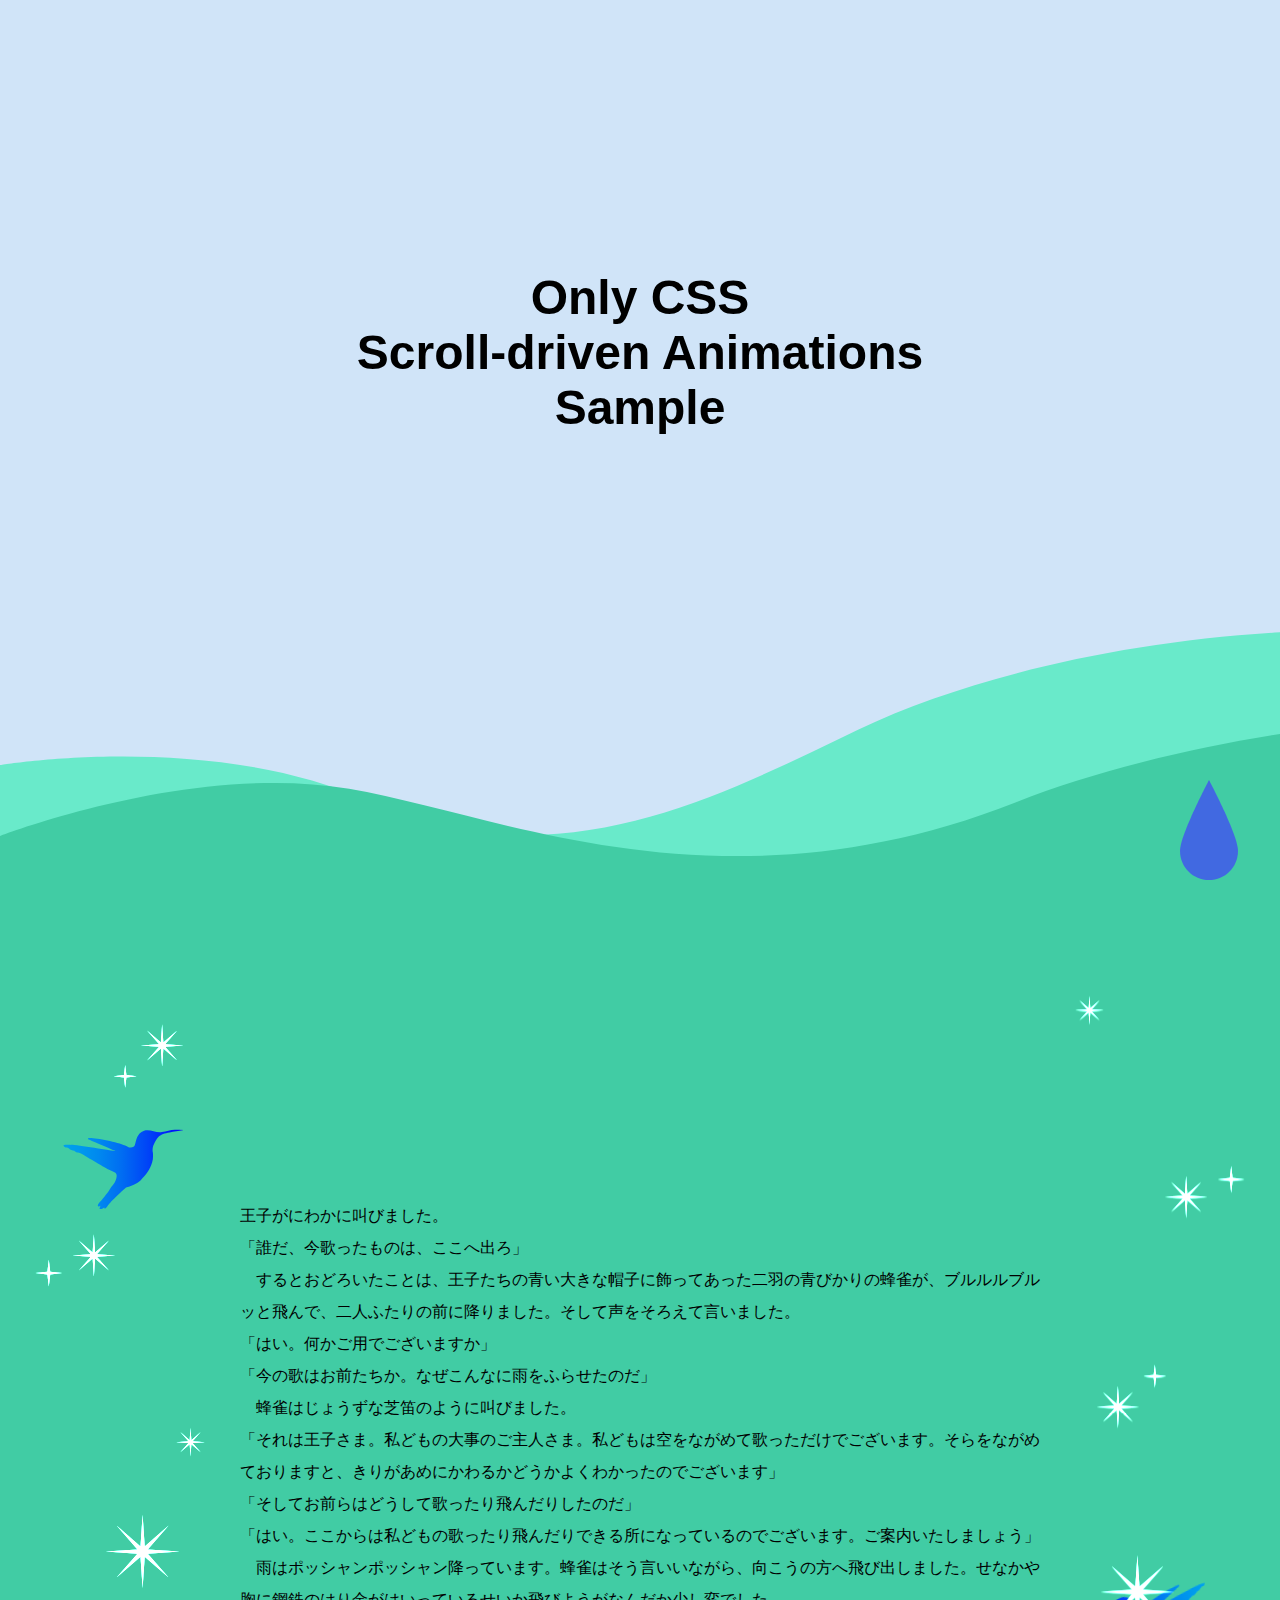
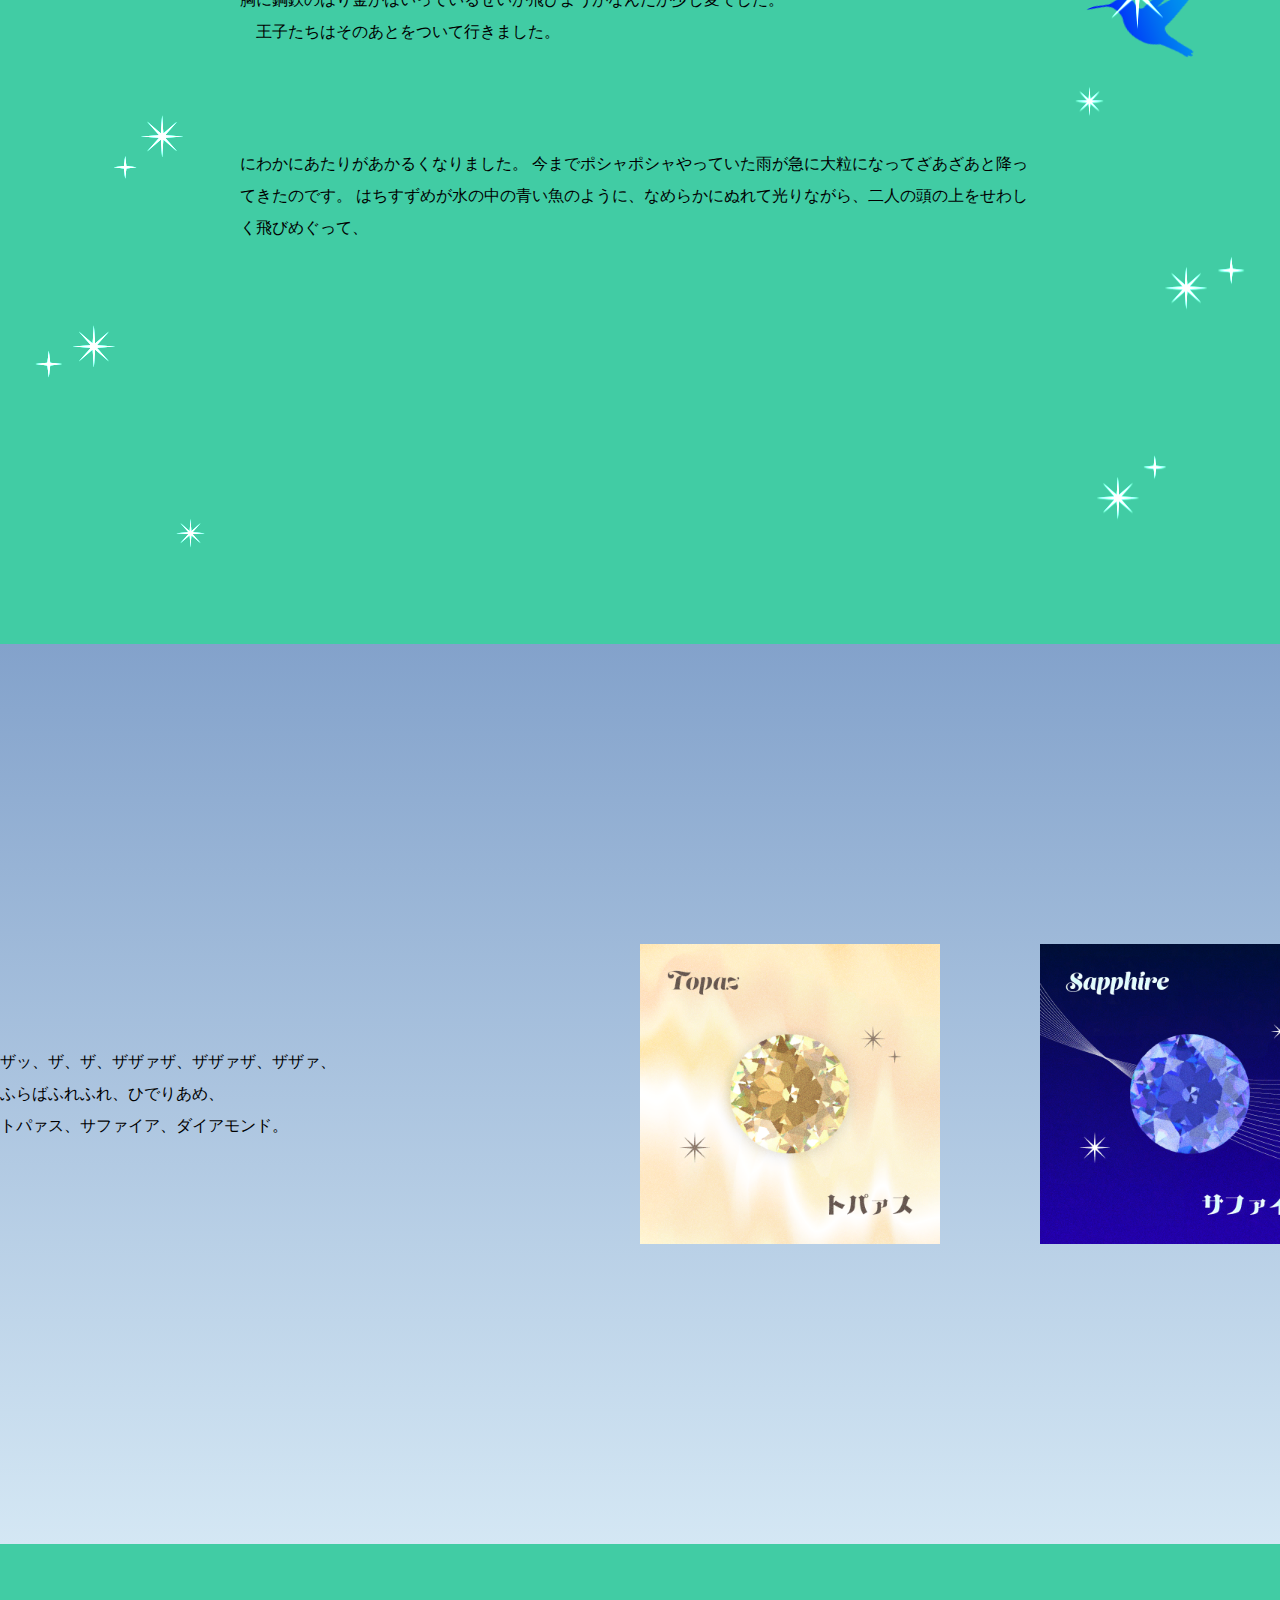
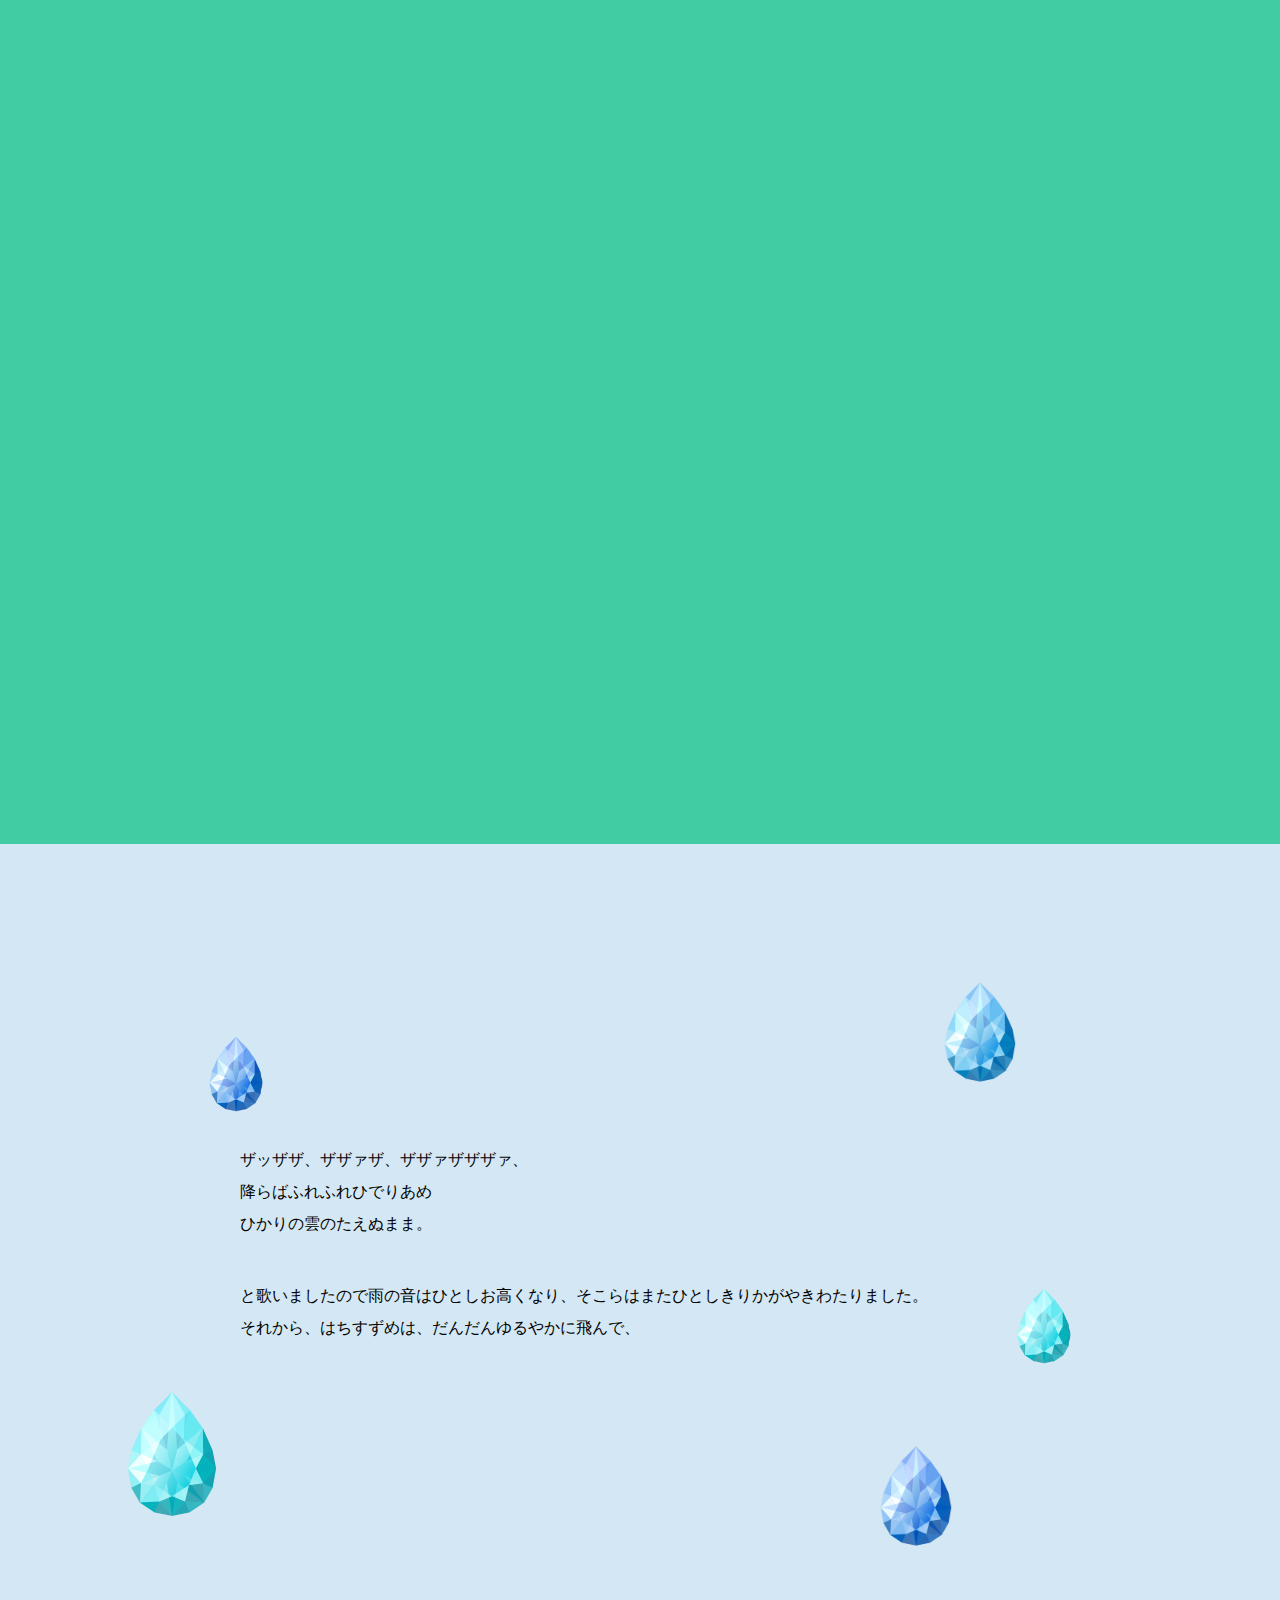
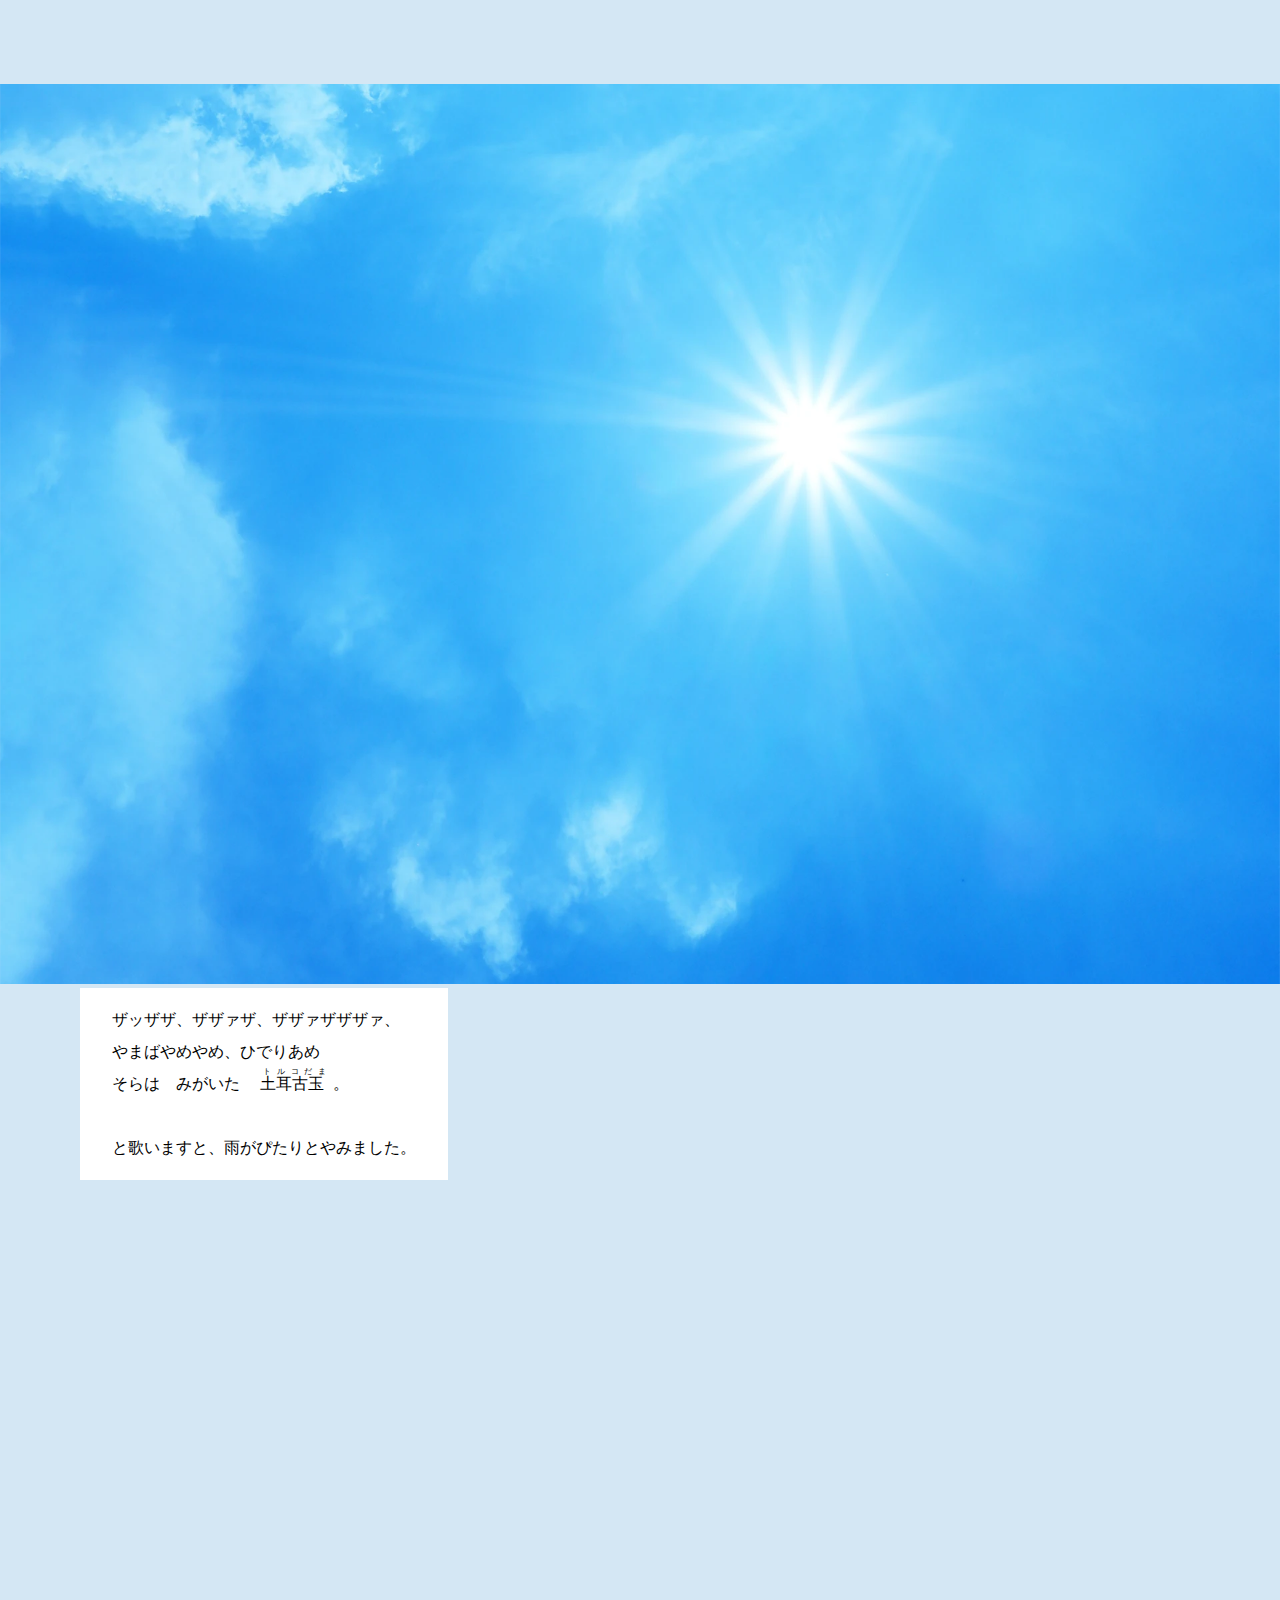
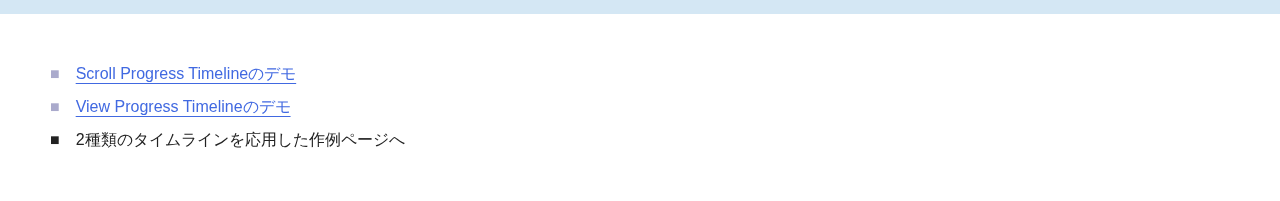
<file: index.html>
<!DOCTYPE html>
<html lang="ja">
<head>
  <meta charset="UTF-8">
  <meta name="viewport" content="width=device-width, initial-scale=1">
  <title>Scroll-driven Animationsのデモ</title>
  <link rel="stylesheet" href="./style/base.css">
  <link rel="stylesheet" href="./style/style.css">
</head>

<body>
<div class="drop"><span class="drop_inner"></span></div>

<div class="hero">
  <p class="mobileAlert">PCサイズ画面での閲覧推奨です。<br>画面幅が小さいと、若干見づらいところがあると思います。ご了承ください。</p>

  <h1 class="hero_title">Only CSS<br>Scroll-driven Animations<br>Sample</h1>
  <div class="hero_layer hero_layer__back"></div>
  <div class="hero_layer hero_layer__front"></div>
</div>

<div class="wrapper">
  <section class="sectionBird">
    <p>
      王子がにわかに叫びました。<br>
      「誰だ、今歌ったものは、ここへ出ろ」<br>
      　するとおどろいたことは、王子たちの青い大きな帽子に飾ってあった二羽の青びかりの蜂雀が、ブルルルブルッと飛んで、二人ふたりの前に降りました。そして声をそろえて言いました。<br>
      「はい。何かご用でございますか」<br>
      「今の歌はお前たちか。なぜこんなに雨をふらせたのだ」<br>
      　蜂雀はじょうずな芝笛のように叫びました。<br>
      「それは王子さま。私どもの大事のご主人さま。私どもは空をながめて歌っただけでございます。そらをながめておりますと、きりがあめにかわるかどうかよくわかったのでございます」<br>
      「そしてお前らはどうして歌ったり飛んだりしたのだ」<br>
      「はい。ここからは私どもの歌ったり飛んだりできる所になっているのでございます。ご案内いたしましょう」<br>
      　雨はポッシャンポッシャン降っています。蜂雀はそう言いいながら、向こうの方へ飛び出しました。せなかや胸に鋼鉄のはり金がはいっているせいか飛びようがなんだか少し変でした。<br>
      　王子たちはそのあとをついて行きました。
    </p>
    <p>
      にわかにあたりがあかるくなりました。
      今までポシャポシャやっていた雨が急に大粒になってざあざあと降ってきたのです。
      はちすずめが水の中の青い魚のように、なめらかにぬれて光りながら、二人の頭の上をせわしく飛びめぐって、
    </p>
    <img class="bird" src="./images/hummingbird.svg" alt="" width="120" height="80">
    <img class="bird bird__reverse" src="./images/hummingbird.svg" alt="" width="120" height="80">
  </section>

  <section class="sectionPin pin">
    <div class="pin_sticky">
      <div class="pin_wrapper">
        <p class="pin_text">
          ザッ、ザ、ザ、ザザァザ、ザザァザ、ザザァ、<br/>
          ふらばふれふれ、ひでりあめ、<br/>
          トパァス、サファイア、ダイアモンド。
        </p>
        <img class="image" src="./images/topaz.webp" alt="トパァス" width="300" height="300">
        <img class="image image__2" src="./images/sapphire.webp" alt="サファイア" width="300" height="300">
        <img class="image image__3" src="./images/diamond.webp" alt="ダイアモンド" width="300" height="300">
      </div>
    </div>
  </section>

  <section class="sectionDrop">
    <p>
      ザッザザ、ザザァザ、ザザァザザザァ、<br>
      降らばふれふれひでりあめ<br>
      ひかりの雲のたえぬまま。
    </p>
    <p>
      と歌いましたので雨の音はひとしお高くなり、そこらはまたひとしきりかがやきわたりました。<br>
      それから、はちすずめは、だんだんゆるやかに飛んで、
    </p>
    <div class="dropGem dropGem__1 dropGem__blue1 dropGem__small"></div>
    <div class="dropGem dropGem__2 dropGem__blue3"></div>
    <div class="dropGem dropGem__3 dropGem__blue2 dropGem__medium"></div>
    <div class="dropGem dropGem__4 dropGem__blue3 dropGem__small"></div>
    <div class="dropGem dropGem__5 dropGem__blue1  dropGem__medium"></div>
  </section>

  <section class="sectionSky sky">
    <img class="sky_image" src="./images/sky.webp" alt="" width="1920" height="1920">
    <p class="sky_text">
      ザッザザ、ザザァザ、ザザァザザザァ、<br>
      やまばやめやめ、ひでりあめ<br>
      そらは　みがいた　
      <ruby>土耳古玉
        <rt>トルコだま</rt>
      </ruby>
      。
    </p>
    <p class="sky_text">と歌いますと、雨がぴたりとやみました。</p>
  </section>
</div>

<nav class="navigation">
  <ul>
    <li><span>■</span><a href="./index-scroll.html">Scroll Progress Timelineのデモ</a></li>
    <li><span>■</span><a href="./index-view.html">View Progress Timelineのデモ</a></li>
    <li class="navigation_currentPage"><span>■</span>2種類のタイムラインを応用した作例ページへ</li>
  </ul>
</nav>
</body>
</html>
</file>
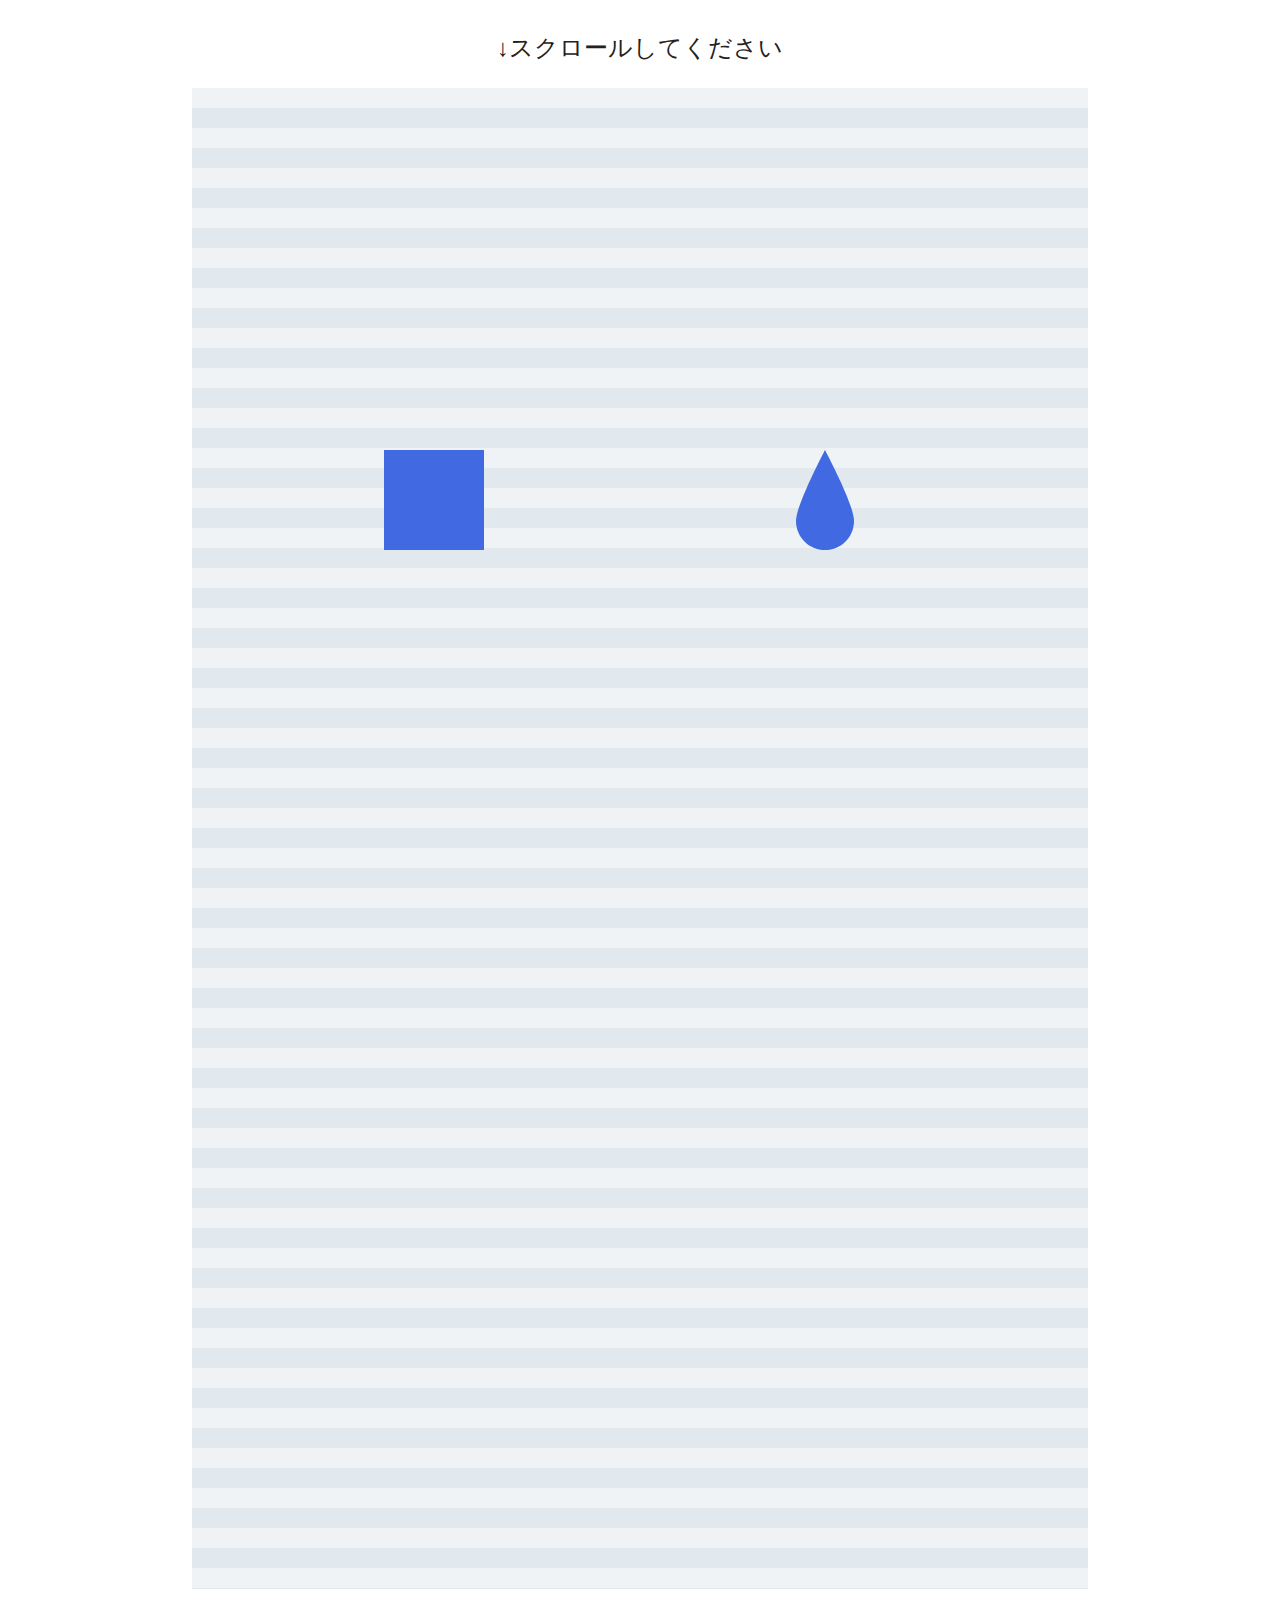
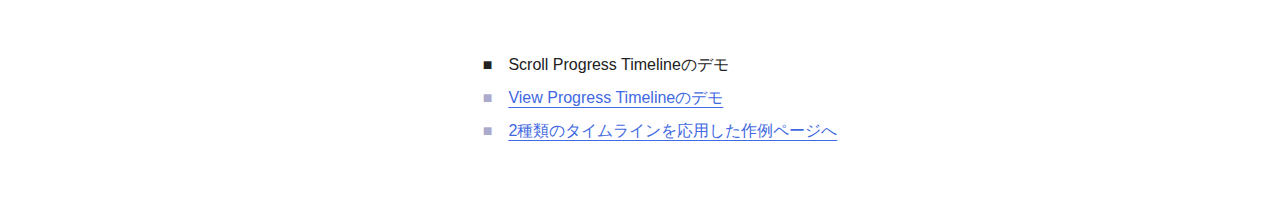
<file: index-scroll.html>
<!DOCTYPE html>
<html lang="ja">
<head>
  <meta charset="UTF-8">
  <meta name="viewport" content="width=device-width, initial-scale=1">
  <title>Scroll Progress Timelineのデモ</title>
  <link rel="stylesheet" href="./style/base.css">
  <style>
    body {
      height: 200vh; /* スクロールが発生するよう適当な高さを確保 */
      display: flex;
      flex-direction: column;
      align-items: center;
    }

    .skeleton {
      height: 85%;
      width: 70vw;
      background-image: repeating-linear-gradient(#eff3f6, #eff3f6 20px, #e1e9ef 20px, #e1e9ef 40px);
    }

    /* 垂直方向にスケールを変えるキーフレーム */
    @keyframes grow-progress {
      from {
        scale: 1 0;
      }
      to {
        scale: 1 1;
      }
    }

    .animationElement {
      /* スタイリング */
      position: fixed;
      top: 50%;
      left: 30%;
      width: 100px;
      height: 100px;
      background: royalblue;
      transform-origin: bottom; /* 下部を変形の基準にしておく */

      /* スクロールアニメーションの設定 */
      animation: grow-progress linear; /* アニメーションを指定。イージングはlinear */
      animation-timeline: scroll();
    }

    /* ------------ アレンジバージョン ------------ */
    .drop {
      position: fixed;
      top: 50%;
      right: 30%;
      width: 100px;
      height: 100px;
      background: white;

      /* 💧雫型のマスク */
      clip-path: path("m58,70.879c0,16.083-12.984,29.121-29,29.121S0,86.962,0,70.879,29,0,29,0c0,0,29,54.797,29,70.879Z");
    }

    .drop_inner {
      display: block;
      width: 100%;
      height: 100%;
      background: royalblue;
      transform-origin: bottom; /* 下部を変形の基準にする */
      animation: grow-progress linear;
      animation-timeline: scroll();
    }
  </style>
</head>
<body>
<p class="announceText">↓スクロールしてください</p>
<div class="skeleton"></div>

<div class="animationElement"></div>

<div class="drop"><span class="drop_inner"></span></div>

<nav class="navigation">
  <ul>
    <li class="navigation_currentPage"><span>■</span>Scroll Progress Timelineのデモ</li>
    <li><span>■</span><a href="./index-view.html">View Progress Timelineのデモ</a></li>
    <li><span>■</span><a href="./index.html">2種類のタイムラインを応用した作例ページへ</a></li>
  </ul>
</nav>
</body>
</html>
</file>
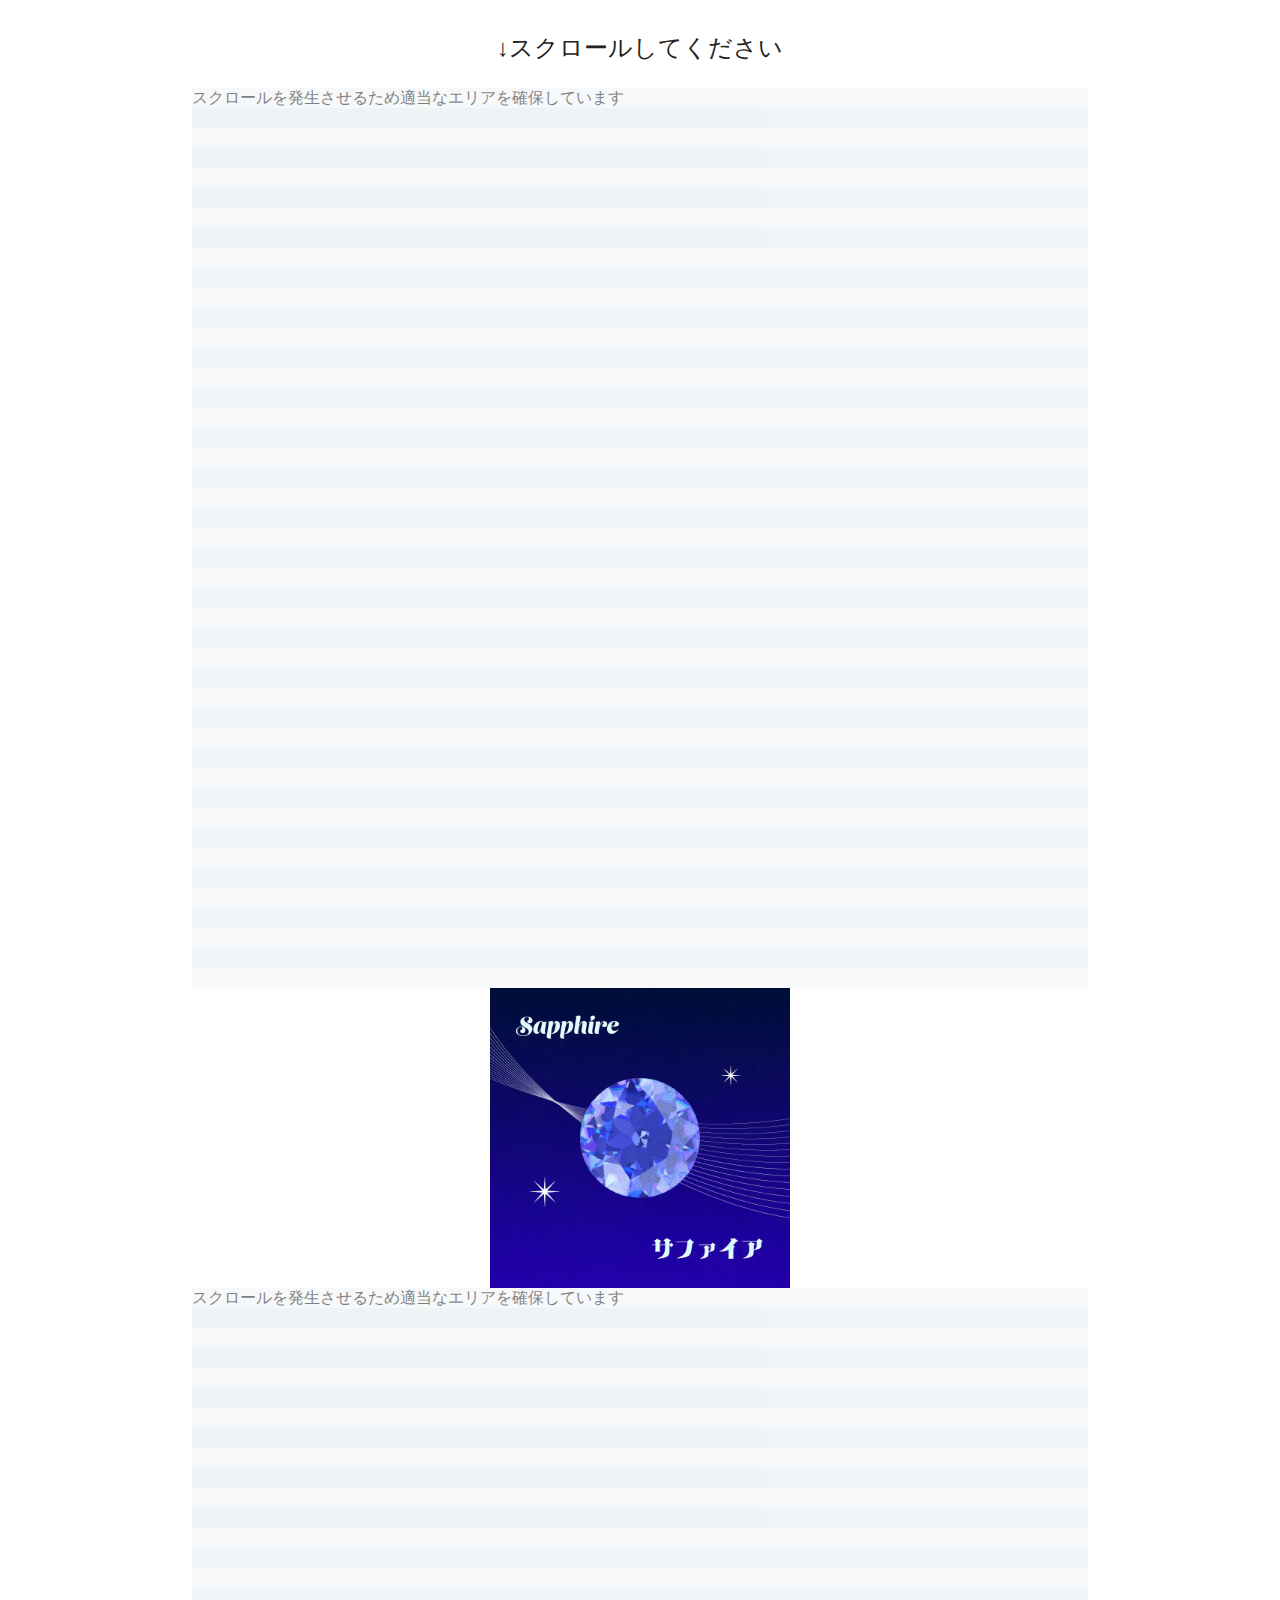
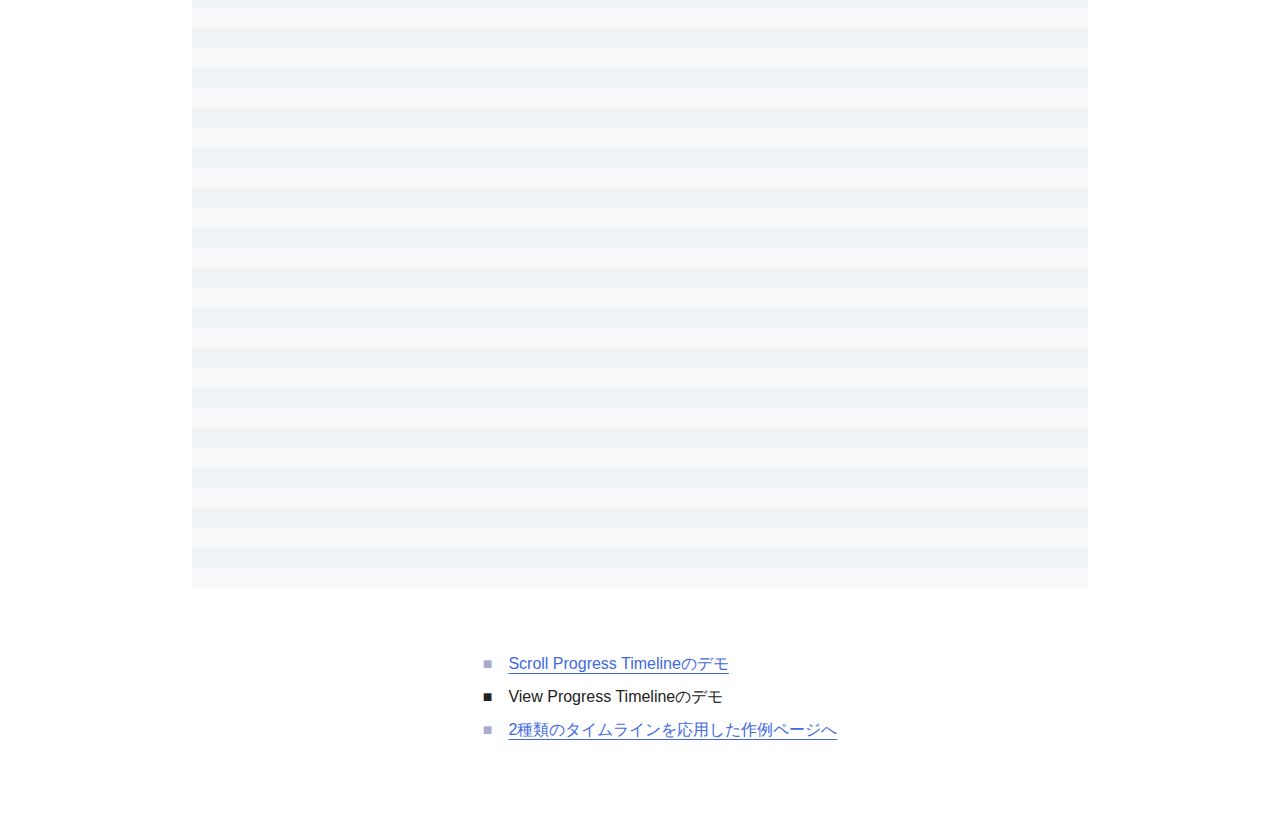
<file: index-view.html>
<!DOCTYPE html>
<html lang="ja">
<head>
  <meta charset="UTF-8">
  <meta name="viewport" content="width=device-width, initial-scale=1">
  <title>View Progress Timelineのデモ</title>
  <link rel="stylesheet" href="./style/base.css">
  <style>
    body {
      display: flex;
      flex-direction: column;
      align-items: center;
    }

    .skeleton {
      height: 100vh; /* スクロールが発生するよう適当な高さを確保 */
      width: 70vw;
      background-image: repeating-linear-gradient(#eff3f6, #eff3f6 20px, #e1e9ef 20px, #e1e9ef 40px);
      opacity: 0.5;
    }

    /* 円→（角丸四角形を経由）→正方形 にマスクの形状を変化させるキーフレーム */
    @keyframes reveal-image {
      from {
        clip-path: inset(30% round 20%);
      }
      to {
        clip-path: inset(0);
      }
    }

    .animationElement {
      /* スクロールアニメーションの設定 */
      animation: reveal-image linear both; /* アニメーションを指定。イージングはlinear。animation-fill-modeはboth */
      animation-timeline: view();
      animation-range: contain 0% contain 50%; /* 開始: 要素がビューポートに完全に入った時、終了: ビューポートの真ん中 */
      /* ↑ https://scroll-driven-animations.style/tools/view-timeline/ranges/#range-start-name=contain&range-start-percentage=0&range-end-name=contain&range-end-percentage=50&view-timeline-axis=block&view-timeline-inset=0&subject-size=smaller&subject-animation=scale-up&interactivity=clicktodrag&show-areas=yes&show-fromto=yes&show-labels=yes */
    }
  </style>
</head>

<body>
<p class="announceText">↓スクロールしてください</p>
<div class="skeleton">スクロールを発生させるため適当なエリアを確保しています</div>
<img class="animationElement" src="./images/sapphire.webp" alt="サファイア" width="300" height="300">
<div class="skeleton">スクロールを発生させるため適当なエリアを確保しています</div>

<nav class="navigation">
  <ul>
    <li><span>■</span><a href="./index-scroll.html">Scroll Progress Timelineのデモ</a></li>
    <li class="navigation_currentPage"><span>■</span>View Progress Timelineのデモ</li>
    <li><span>■</span><a href="./index.html">2種類のタイムラインを応用した作例ページへ</a></li>
  </ul>
</nav>

</body>
</html>
</file>
<file: style/base.css>
body {
  font-family: sans-serif;
}

/* デバイスのアニメーション機能をオフにしている場合は、アニメーションを再生しません */
/*
@media (prefers-reduced-motion: reduce) {
  *, *::before, *::after {
    animation: none !important;
  }
}
*/

.announceText {
  color: #222;
  font-size: 1.5rem;
}

/* ナビゲーションのスタイル */
.navigation {
  margin: 50px;
}

.navigation ul {
  list-style: none;
  color: #aac;
}

.navigation li {
  margin-bottom: 12px;
}

.navigation a {
  color: royalblue;
  text-underline-offset: 4px;
}

.navigation a:visited {
  color: #7050ff;
}

.navigation span {
  display: inline-block;
  margin-right: 16px;
}

.navigation_currentPage {
  color: #222;
}

.mobileAlert {
  display: none;
}
@media (max-width: 768px) {
  .mobileAlert {
    display: block;
    color: #ff2255;
    margin-bottom: 32px;
  }
}
</file>
<file: style/style.css>
* {
  box-sizing: border-box;
  padding: 0;
  margin: 0;
}

body {
  margin: 0;
  width: 100%;
}

p {
  line-height: 2;
}

/* ------------ 画面右下の雫 ------------ */
.drop {
  position: fixed;
  bottom: 20px;
  right: 0;
  z-index: 10;
  width: 100px;
  height: 100px;
  background: white;
  clip-path: path("m58,70.879c0,16.083-12.984,29.121-29,29.121S0,86.962,0,70.879,29,0,29,0c0,0,29,54.797,29,70.879Z");
}

.drop_inner {
  display: block;
  width: 100%;
  height: 100%;
  background: royalblue;
  transform-origin: bottom; /* 下部を変形の基準にする */
  animation: grow-progress linear;
  animation-timeline: scroll();
}

/* 垂直方向にスケールを変えるキーフレーム */
@keyframes grow-progress {
  from {
    scale: 1 0;
  }
  to {
    scale: 1 1;
  }
}

/* ------------ ヒーローエリア ------------ */
.hero {
  position: relative;
  width: 100%;
  height: 100vh;
  background-color: #d0e4f8;
}

.hero_title {
  position: fixed;
  top: 30%;
  width: 100%;
  font-size: 3rem;
  text-align: center;
  animation: scale-down linear both;
  animation-timeline: view();
  animation-range: contain 70% contain 100%;
}

@keyframes scale-down {
  to {
    scale: 0.7;
    opacity: 0;
  }
}

.hero_layer {
  position: absolute;
  bottom: 0;
  left: 0;
  width: 100%;
  background-size: cover;
}

.hero_layer__back {
  bottom: 0;
  height: 30vh;
  background-image: url("../images/back.svg");
  animation: parallax-image linear both;
  animation-timeline: view();
  animation-range: contain 0% exit 100%;
}

@keyframes parallax-image {
  from {
    translate: 0 -13vh;
  }
}

/* 画像が足りない分を書き足し */
.hero_layer__back::after {
  content: "";
  position: absolute;
  bottom: -20vh;
  width: 100%;
  height: 20vh;
  background-color: #69eaca;
}

.hero_layer__front {
  bottom: -20vh;
  height: 40vh;
  background-image: url("../images/front.svg");
  animation: parallax-image-front linear both;
  animation-timeline: view();
  animation-range: contain 0% exit 100%;
}

@keyframes parallax-image-front {
  to {
    translate: 0 -5vh;
  }
}

/* 画像が足りない分を書き足し */
.hero_layer__front::after {
  content: "";
  position: absolute;
  bottom: -10vh;
  width: 100%;
  height: 10vh;
  background-color: #41cca4;
}

/* ------------------------ */
.wrapper {
  background-color: #41cca4;
  display: flex;
  flex-direction: column;
  align-items: center;
  overflow-x: clip;
}

/* ------------ キラキラ：opacity 鳥：offset ------------ */
.sectionBird {
  position: relative;
  padding: 300px 1vw;
  background-color: #41cca4;
}

/* キラキラ */
.sectionBird::before, .sectionBird::after {
  position: absolute;
  top: 5%;
  width: 20vw;
  height: 90%;
  content: "";
  background-image: url("../images/twinkle.svg");
  background-size: contain;
  mix-blend-mode: plus-lighter;
  animation: fade-in linear both;
  animation-timeline: view();
  animation-range: cover 45% cover 60%;
}

@keyframes fade-in {
  from {
    opacity: 0;
  }
}

.sectionBird::before {
  left: -18vw;
}

.sectionBird::after {
  right: -18vw;
  scale: -1 -1;
}

.sectionBird p {
  margin: 0 auto 100px;
  max-width: 800px;
}

.bird {
  position: absolute;
  top: 20%;
  left: -120px;

  /* offsetプロパティの紹介記事： https://ics.media/entry/230327/ */
  offset-path: path("m16.335.397C8.884,6.095-1.144,31.39.729,36.776c6.402,18.409,34.762,21.381,37.982,33.361,8.471,31.513-18.708,30.613-24.591,36.49-10.986,10.974-.465,49.54,16.065,68.698,30.176,34.972,17.15,70.578-23.667,93.591");
  offset-rotate: 0deg;

  animation: fly-bird linear both;
  animation-timeline: view();
  animation-range: cover 0% exit 250%;
}

@keyframes fly-bird {
  to {
    offset-distance: 100%;
  }
}

.bird__reverse {
  top: unset;
  left: unset;
  right: -120px;
  bottom: 40%;
  offset-path: path("m16.335.397C8.884,6.095-1.144,31.39.729,36.776c6.402,18.409,34.762,21.381,37.982,33.361,8.471,31.513-18.708,30.613-24.591,36.49-12.555,12.542-2.606,67.337,25.866,72.92");
  offset-rotate: 20deg;
  scale: -1 1;
}

/* ------------ 宝石：sticky & translate & clip-path ------------ */
.sectionPin {
  width: 100%;
  height: 200vh; /* スクロール長め */
}

.pin_text {
  width: calc(50vw - 100px);
}

.pin_sticky {
  position: sticky;
  top: 0;
  height: 100vh;
  overflow-x: clip;
  background-image: linear-gradient(#83a2cb, #D4E7F4);
  view-timeline: --sticky-timeline; /* 画像マスクアニメーション用のタイムラインを定義 */
}

.pin_wrapper {
  display: flex;
  gap: 100px;
  flex-direction: row;
  align-items: center;
  width: 200vmax;
  height: 100%;

  animation: slide-image linear both;
  animation-timeline: view();
  animation-range: contain; /* = contain 0% contain 100% */
}

@keyframes slide-image {
  from {
    translate: 50vw 0;
  }
  to {
    translate: -550px 0;
  }
}

.image {
  width: 300px;
  height: 300px;
  animation: reveal-gem linear both;
  animation-timeline: --sticky-timeline; /* .pin_stickyに定義したタイムラインを指定 */
  animation-range: contain 55% contain 70%; /* sticky中の「縦」のスクロール量で判定 */
}

/* 円→（角丸四角形を経由）→正方形 にマスクの形状を変化させるキーフレーム */
@keyframes reveal-gem {
  from {
    clip-path: inset(30% round 20%);
  }
  to {
    clip-path: inset(0);
  }
}

.image__2 {
  animation-range: contain 65% contain 80%;
}

.image__3 {
  animation-range: contain 75% contain 90%;
}

/* ------------ 雫のパララックス ------------ */
.sectionDrop {
  position: relative;
  width: 100%;
  padding: 300px 1vw;
  background-color: #D4E7F4;
}

.sectionDrop p {
  margin: 0 auto 40px;
  max-width: 800px;
}

.dropGem {
  position: absolute;
  width: 88px;
  height: 124px;
  background-image: url("../images/drop-blue-01.webp");
  background-repeat: no-repeat;
  background-size: contain;
  animation: parallax-drop linear both;
  animation-timeline: view();
  animation-range: cover; /* = cover 0% cover 100% */
}

@keyframes parallax-drop {
  from {
    translate: 0 200px;
  }
  to {
    translate: 0 -200px;
  }
}

.dropGem__blue2 {
  background-image: url("../images/drop-blue-02.webp");
}

.dropGem__blue3 {
  background-image: url("../images/drop-blue-03.webp");
}

.dropGem__medium {
  scale: 0.8;
  animation-range: entry -150% exit 250%; /* 開始終了位置をオーバーにして、動く量を少なく見せています。移動量を調整した別の@keyframesを作って使用する方法も○です */
}

.dropGem__small {
  scale: 0.6;
  animation-range: entry -800% exit 900%;
}

.dropGem__1 {
  top: 20%;
  left: 15%;
}

.dropGem__2 {
  bottom: 20%;
  left: 10%;
}

.dropGem__3 {
  top: 15%;
  right: 20%;
}

.dropGem__4 {
  top: 50%;
  right: 15%;
}

.dropGem__5 {
  bottom: 15%;
  right: 25%;
}

/* ------------ 空：sticky & clip-path ------------ */
.sectionSky {
  position: relative;
  width: 100%;
  height: 170vh;
  background-color: #D4E7F4;
}

@keyframes reveal-sky {
  from {
    clip-path: ellipse(60px 80px);
  }
  to {
    clip-path: ellipse(60% 130%);
  }
}

.sky_image {
  width: 100%;
  height: 100vh;
  object-fit: cover;
  position: sticky;
  top: 0;
  animation: reveal-sky linear both;
  animation-timeline: view();
  animation-range: contain 0% contain 70%;
  /* ↑ https://scroll-driven-animations.style/tools/view-timeline/ranges/#range-start-name=contain&range-start-percentage=0&range-end-name=contain&range-end-percentage=70&view-timeline-axis=block&view-timeline-inset=0&subject-size=taller&subject-animation=scale-up&interactivity=clicktodrag&show-areas=yes&show-fromto=yes&show-labels=yes */
}

.sky_text {
  position: relative;
  background-color: white;
  line-height: 2;
  max-width: 23rem;
  padding: 1rem 2rem;
  margin-left: 80px;
}
</file>
